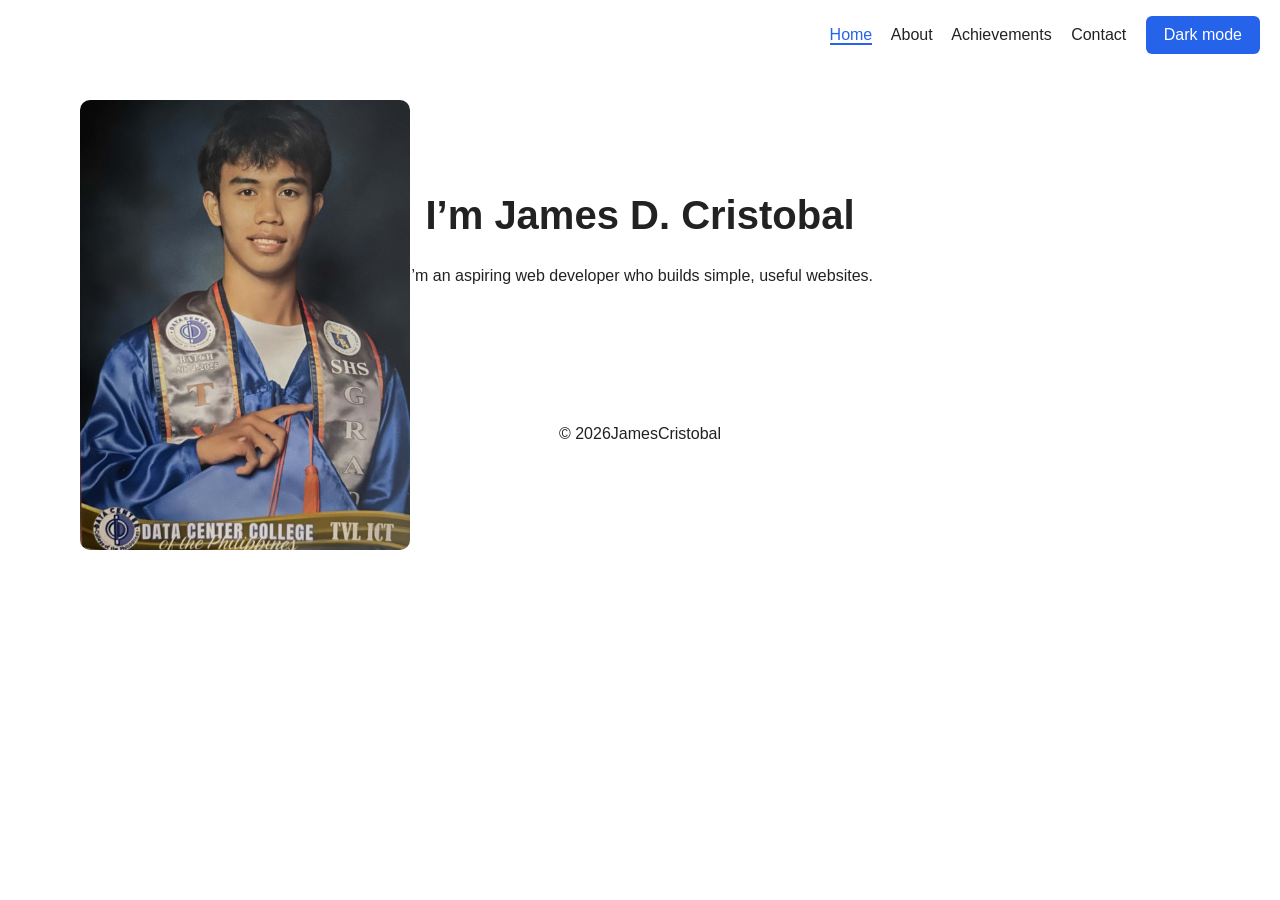
<file: index.html>
<!DOCTYPE html>
<html lang="en">
<head>
  <meta charset="UTF-8">
  <meta name="viewport" content="width=device-width, initial-scale=1">
  <title>Home | My Portfolio</title>
  <link rel="stylesheet" href="style.css">
</head>
<body>

  <header>
    <h2></h2>
    <nav>
      <a href="index.html" class="active">Home</a>
      <a href="about.html">About</a>
      <a href="projects.html">Achievements</a>
      <a href="contact.html">Contact</a>
      <button id="themeBtn">Dark mode</button>
    </nav>
  </header>
<img src="pic.jpg" class="myImage">
  <main>
    <section class="hero">
      <h1>I’m James D. Cristobal</h1>
      <p>I’m an aspiring web developer who builds simple, useful websites.</p>
    </section>
  </main>

  <footer>
    <p>© <span id="year"></span>JamesCristobal</p>
  </footer>

  <script src="script.js"></script>
</body>
</html>
</file>
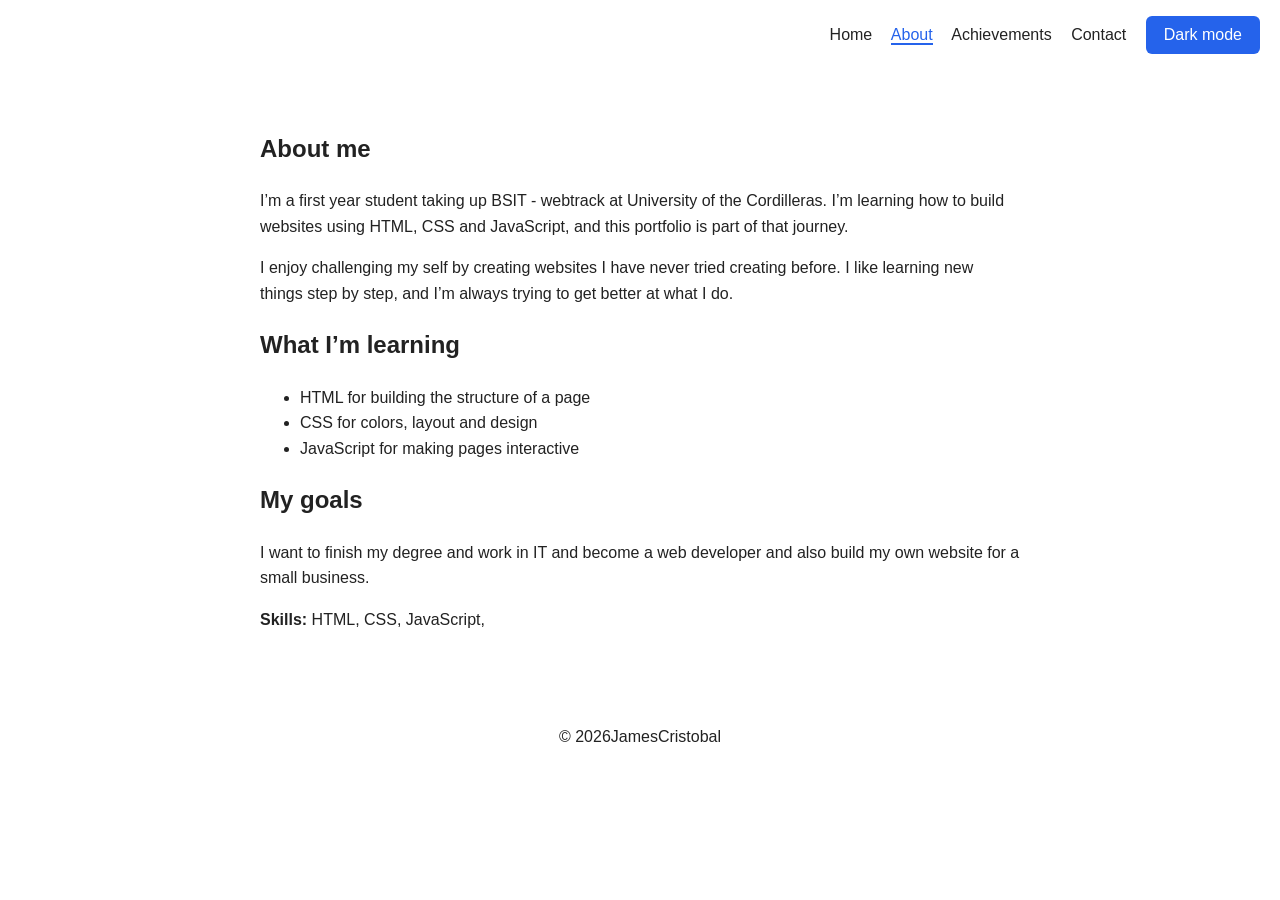
<file: about.html>
<!DOCTYPE html>
<html lang="en">
<head>
  <meta charset="UTF-8">
  <meta name="viewport" content="width=device-width, initial-scale=1">
  <title>About | My Portfolio</title>
  <link rel="stylesheet" href="style.css">
</head>
<body>

  <header>
    <h2></h2>
    <nav>
      <a href="index.html">Home</a>
      <a href="about.html" class="active">About</a>
      <a href="projects.html">Achievements</a>
      <a href="contact.html">Contact</a>
      <button id="themeBtn">Dark mode</button>
    </nav>
  </header>

  <main>
    <section>
      <h1>About me</h1>

      <p>
        I’m a first year student taking up BSIT - webtrack
        at University of the Cordilleras. I’m learning how to build websites using HTML, CSS
        and JavaScript, and this portfolio is part of that journey.
      </p>

      <p>
        I enjoy challenging my self by creating websites I have never tried creating before. I like learning new
        things step by step, and I’m always trying to get better at what I do.
      </p>

      <h2>What I’m learning</h2>
      <ul>
        <li>HTML for building the structure of a page</li>
        <li>CSS for colors, layout and design</li>
        <li>JavaScript for making pages interactive</li>
      </ul>

      <h2>My goals</h2>
      <p>
        I want to finish my degree and work in IT and become a web developer and also build my
        own website for a small business.
      </p>

      <p><strong>Skills:</strong> HTML, CSS, JavaScript,</p>
    </section>
  </main>

  <footer>
    <p>© <span id="year"></span>JamesCristobal</p>
  </footer>

  <script src="script.js"></script>
</body>
</html>
</file>
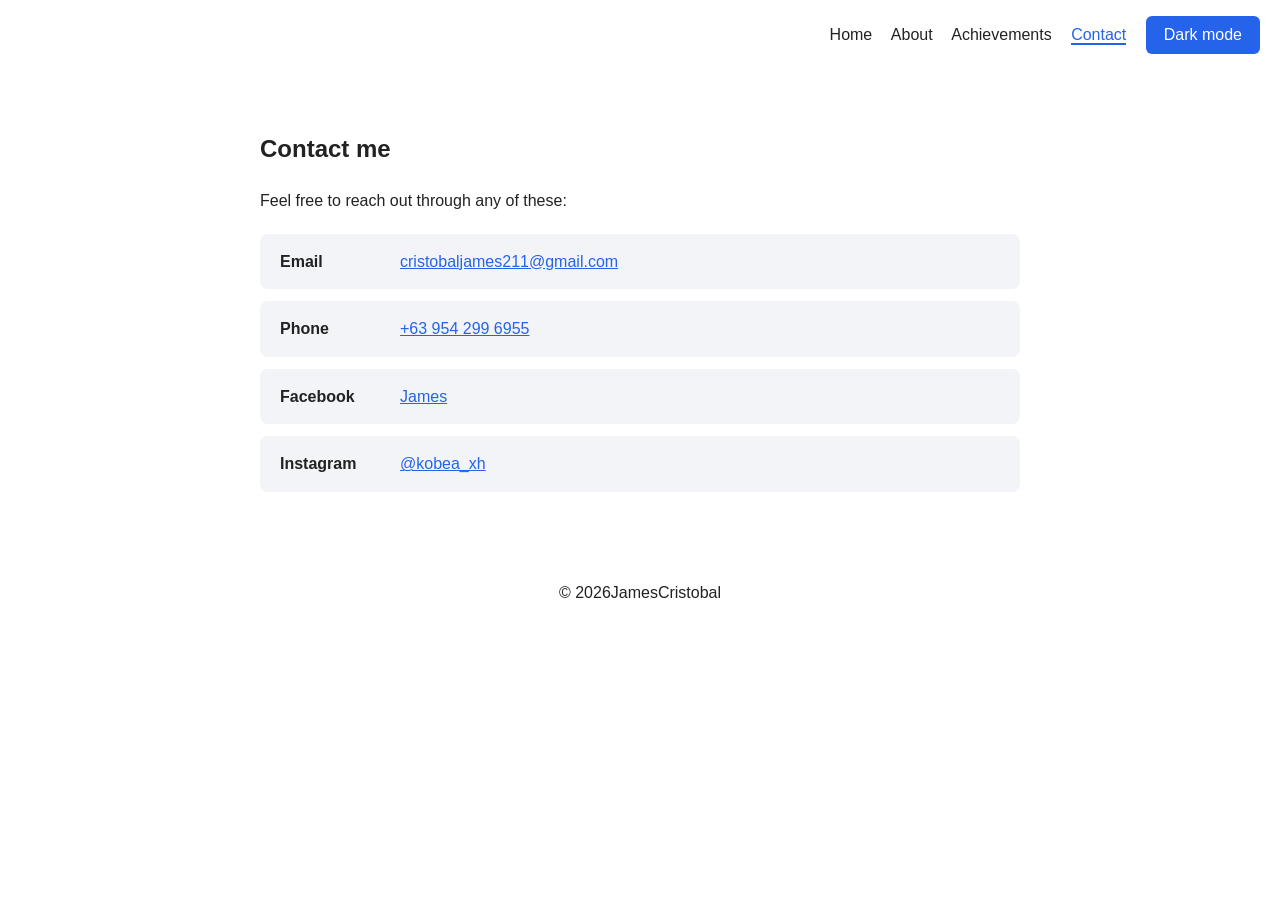
<file: contact.html>
<!DOCTYPE html>
<html lang="en">
<head>
  <meta charset="UTF-8">
  <meta name="viewport" content="width=device-width, initial-scale=1">
  <title>Contact | My Portfolio</title>
  <link rel="stylesheet" href="style.css">
</head>
<body>

  <header>
    <h2></h2>
    <nav>
      <a href="index.html">Home</a>
      <a href="about.html">About</a>
      <a href="projects.html">Achievements</a>
      <a href="contact.html" class="active">Contact</a>
      <button id="themeBtn">Dark mode</button>
    </nav>
  </header>

  <main>
    <section>
      <h1>Contact me</h1>
      <p>Feel free to reach out through any of these:</p>

      <div class="contact-list">

        <div class="contact-row">
          <span class="contact-label">Email</span>
          <a href="mailto:cristobaljames211@gmail.com">cristobaljames211@gmail.com</a>
        </div>

        <div class="contact-row">
          <span class="contact-label">Phone</span>
          <a href="tel:+639542996955">+63 954 299 6955</a>
        </div>

        <div class="contact-row">
          <span class="contact-label">Facebook</span>
          <a href="https://www.facebook.com/jamescristobalhaha" target="_blank" rel="noopener">James</a>
        </div>

        <div class="contact-row">
          <span class="contact-label">Instagram</span>
          <a href="https://www.instagram.com/kobea_xh?knvt=cW1uenoxaXo5MDVo" target="_blank" rel="noopener">@kobea_xh</a>
        </div>

      </div>
    </section>
  </main>

  <footer>
    <p>© <span id="year"></span>JamesCristobal</p>
  </footer>

  <script src="script.js"></script>
</body>
</file>
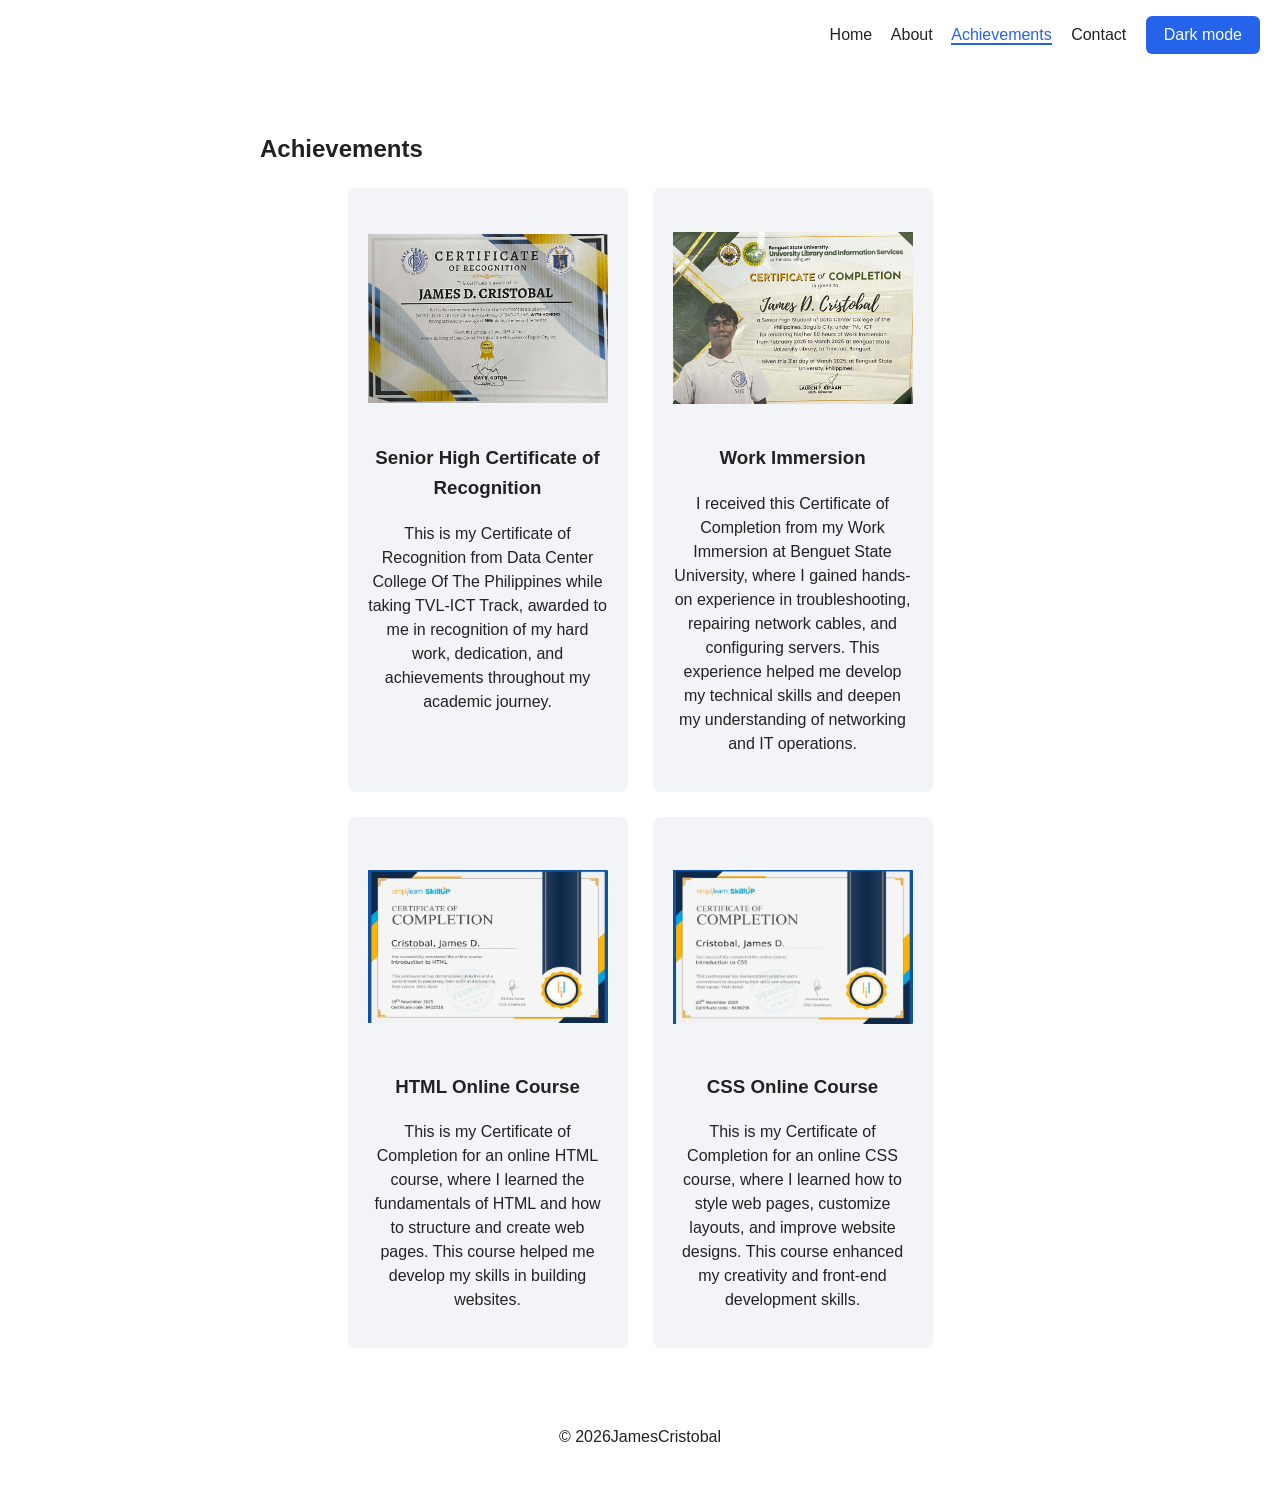
<file: projects.html>
<!DOCTYPE html>
<html lang="en">
<head>
  <meta charset="UTF-8">
  <meta name="viewport" content="width=device-width, initial-scale=1">
  <title>Projects | My Portfolio</title>
  <link rel="stylesheet" href="style.css">
</head>
<body>

  <header>
    <h2></h2>
    <nav>
      <a href="index.html">Home</a>
      <a href="about.html">About</a>
      <a href="projects.html" class="active">Achievements</a>
      <a href="contact.html">Contact</a>
      <button id="themeBtn">Dark mode</button>
    </nav>
  </header>

  <main>
    <section>
      <h1>Achievements</h1>
      <div class="cards">
        <div class="card">
            <img src="honor.jpg" alt="First Achievement">
          <h3>Senior High Certificate of Recognition</h3>
          <p>This is my Certificate of Recognition from Data Center College Of The Philippines while taking TVL-ICT Track,
             awarded to me in recognition of my hard work,
              dedication, and achievements throughout my academic journey.</p>
        </div>
        <div class="card">
           <img src="bsu.jpg" alt="First Achievment">

          <h3>Work Immersion</h3>
          <p>I received this Certificate of Completion from my Work Immersion at Benguet State University, where I gained hands-on experience in troubleshooting, repairing network cables, and configuring servers.
             This experience helped me develop my technical skills and deepen my understanding of networking and IT operations.</p>
        </div>
        <div class="card">
          <img src="htcert.jpg" alt="First Achievment">

          <h3> HTML Online Course</h3>
          <p>This is my Certificate of Completion for an online HTML course, where I learned the fundamentals of HTML and how to structure and create web pages.
             This course helped me develop my skills in building websites.</p>
        </div>
        <div class="card">
          <img src="csscert.jpg" alt="First Achievment">

          <h3>CSS Online Course</h3>
          <p>This is my Certificate of Completion for an online CSS course, where I learned how to style web pages, customize layouts, and improve website designs.
             This course enhanced my creativity and front-end development skills.</p>
        </div>
      </div>
    </section>
  </main>

  <footer>
    <p>© <span id="year"></span>JamesCristobal</p>
  </footer>

  <script src="script.js"></script>
</body>
</html>
</file>
<file: style.css>
/* Colors: change these to restyle the whole page */
:root {
  --bg: #ffffff;
  --text: #222222;
  --card: #f2f4f7;
  --accent: #2563eb;
}

body.dark {
  --bg: #121826;
  --text: #f1f1f1;
  --card: #1e2638;
  --accent: #6ea8ff;
}

* {
  box-sizing: border-box;
}

body {
  margin: 0;
  font-family: Arial, sans-serif;
  line-height: 1.6;
  background: var(--bg);
  color: var(--text);
}

header {
  display: flex;
  justify-content: space-between;
  align-items: center;
  flex-wrap: wrap;
  padding: 15px 20px;
}

nav a {
  margin-right: 15px;
  color: var(--text);
  text-decoration: none;
}

nav a:hover {
  color: var(--accent);
}

section {
  max-width: 800px;
  margin: 0 auto;
  padding: 40px 20px;
}

.hero {
  text-align: center;
  padding: 80px 20px;
}

.hero h1 {
  font-size: 2.5rem;
  margin-bottom: 10px;
}

.button, button {
  background: var(--accent);
  color: white;
  border: none;
  padding: 10px 18px;
  border-radius: 6px;
  text-decoration: none;
  cursor: pointer;
  font-size: 1rem;
}

.cards {
  display: grid;
  grid-template-columns: repeat(auto-fit, minmax(200px, 1fr));
  gap: 20px;
}

.card {
  background: var(--card);
  padding: 20px;
  border-radius: 8px;
}

a {
  color: var(--accent);
}

footer {
  text-align: center;
  padding: 20px;
}
nav a.active {
  color: var(--accent);
  border-bottom: 2px solid var(--accent);
}
.contact-list {
  margin-top: 20px;
}

.contact-row {
  display: flex;
  flex-wrap: wrap;
  gap: 10px 20px;
  background: var(--card);
  padding: 15px 20px;
  border-radius: 8px;
  margin-bottom: 12px;
}

.contact-label {
  width: 100px;
  font-weight: bold;
  
}

.myImage {
    width: 330px;
    height: 450px;
    object-fit: cover;
    position: absolute;
    top: 100px;
    left: 80px;
    border-radius: 10px;
}

.cards {
    display: flex;
    justify-content: center;
    gap: 25px;
    flex-wrap: wrap;
}

.card {
    width: 280px;
    text-align: center;
    overflow: hidden;
}

.card img {
    width: 100%;
    height: 220px;
    object-fit: contain;
    border-radius: 10px;
    display: block;

}

.card h3 {
    margin-top: 15px;
}

.card p {
    line-height: 1.5;
}
/* TABLET AND MOBILE RESPONSIVE */
@media screen and (max-width: 768px) {

.myImage {
    width: 330px;
    height: 450px;
    object-fit: cover;
    position: absolute;
    top: 100px;
    left: 80px;
    border-radius: 10px;
}
    header {
        flex-direction: column;
        gap: 15px;
    }

    nav {
        display: flex;
        flex-wrap: wrap;
        justify-content: center;
        gap: 10px;
    }

    nav a {
        margin-right: 5px;
    }

    .hero {
        padding: 30px 15px;
    }

    .hero h1 {
        font-size: 1.8rem;
    }

    section {
        padding: 25px 15px;
    }

    .cards {
        justify-content: center;
    }

    .card {
        width: 100%;
        max-width: 350px;
    }
}
/* MOBILE AND TABLET */
@media screen and (max-width: 900px) {

    .myImage {
        position: relative;
        width: 220px;
        height: 280px;
        top: auto;
        left: auto;
        display: block;
        margin: 20px auto;
    }

}
</file>
